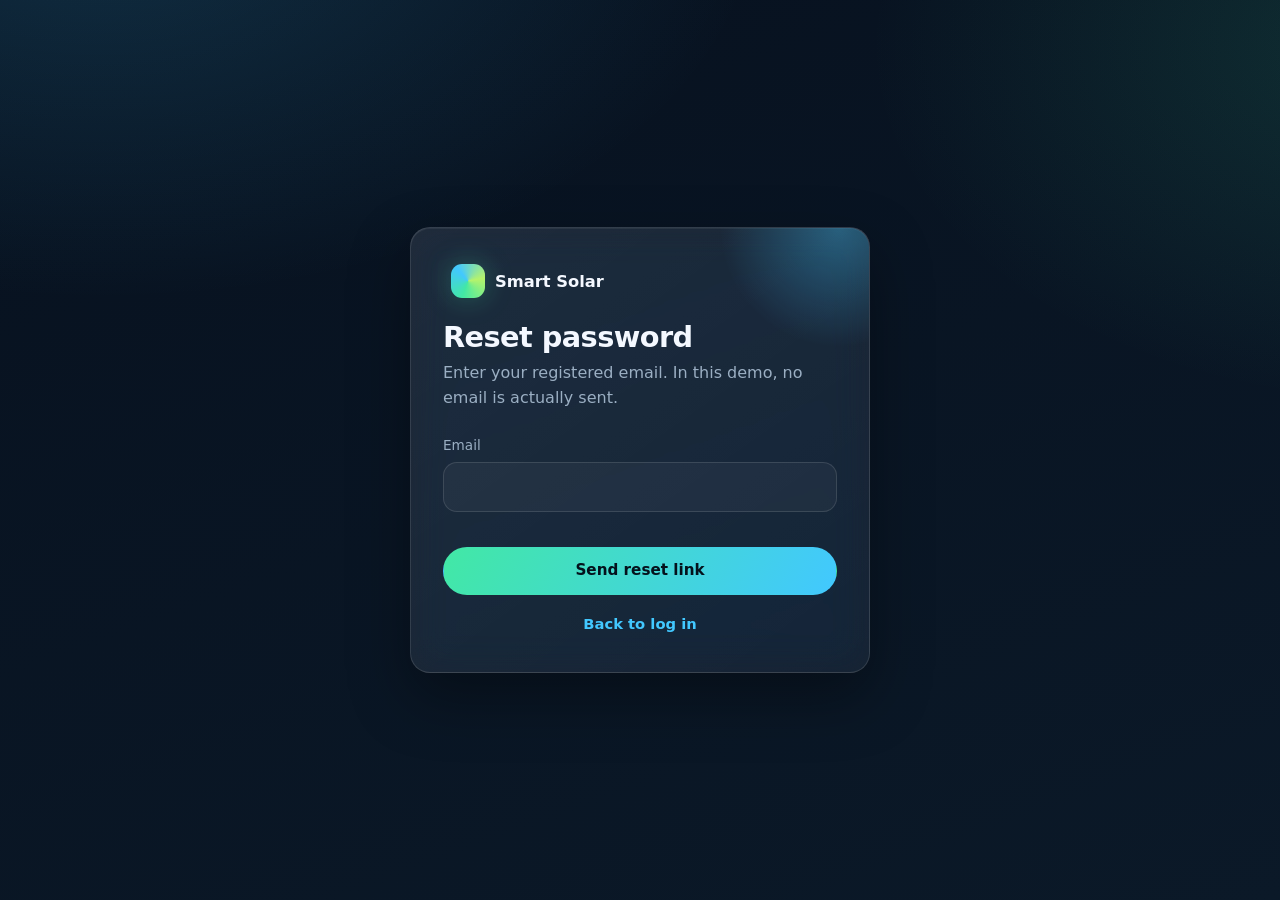
<file: public/forgot.html>
<!DOCTYPE html>
<html lang="en">
<head>
  <meta charset="UTF-8">
  <meta name="viewport" content="width=device-width, initial-scale=1.0">
  <title>Forgot password · Smart Solar Platform</title>
  <link rel="stylesheet" href="css/style.css">
</head>
<body>
  <main class="auth-wrap">
    <div class="glass auth-card">
      <a href="index.html" class="brand" style="margin-bottom:22px"><span class="brand-mark"></span>Smart Solar</a>
      <h1>Reset password</h1>
      <p class="muted">Enter your registered email. In this demo, no email is actually sent.</p>
      <form id="forgot-form" novalidate>
        <div class="form-error"></div>
        <div class="field"><label for="forgot-email">Email</label><input id="forgot-email" name="email" type="email" autocomplete="email"><div class="field-error" data-error="email"></div></div>
        <button class="btn btn-primary btn-block" type="submit">Send reset link</button>
        <p id="forgot-msg" class="success-msg"></p>
      </form>
      <p class="auth-switch"><a href="login.html" style="color:var(--accent2);font-weight:600">Back to log in</a></p>
    </div>
  </main>
  <script src="js/api.js"></script>
  <script src="js/auth.js"></script>
</body>
</html>
</file>
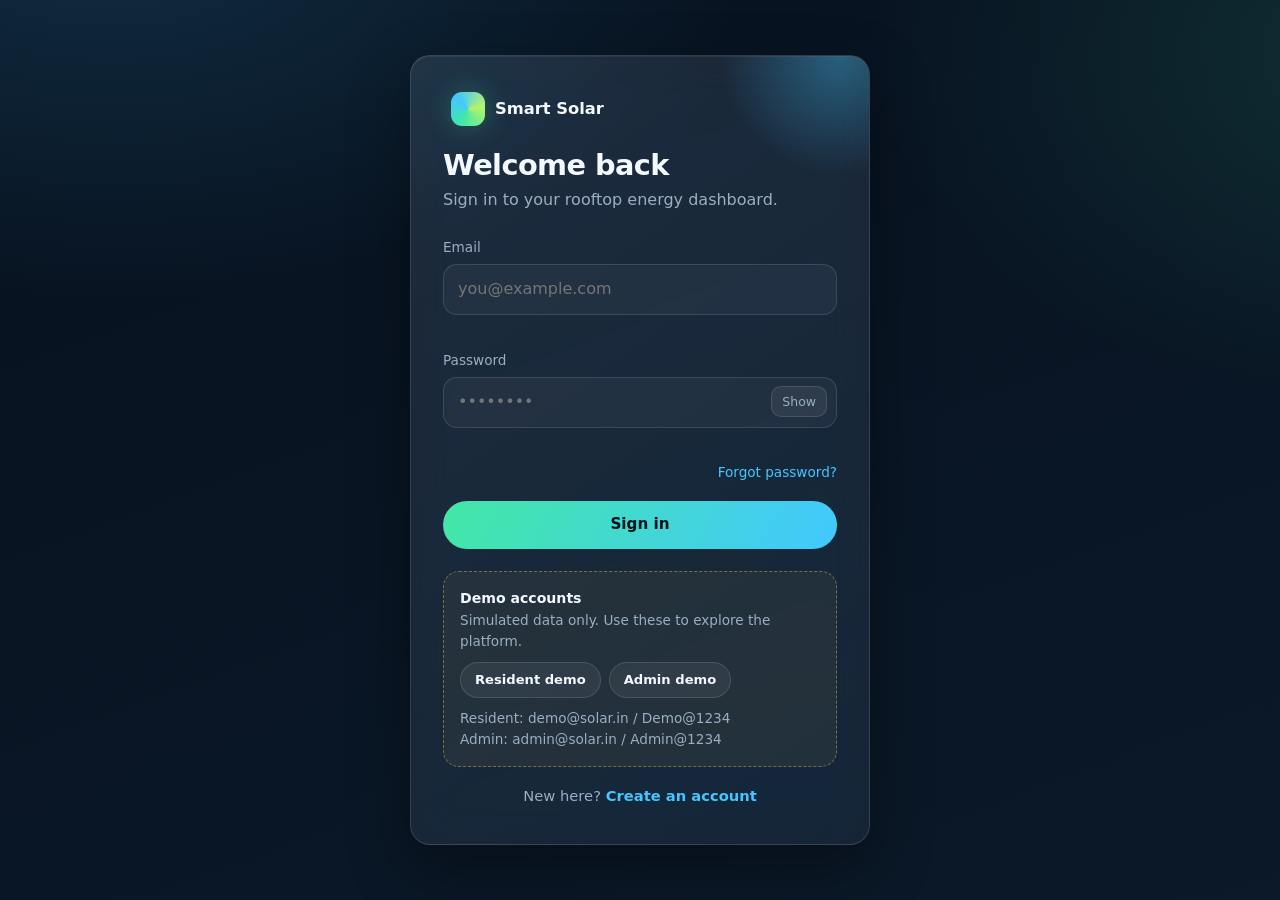
<file: public/login.html>
<!DOCTYPE html>
<html lang="en">
<head>
  <meta charset="UTF-8">
  <meta name="viewport" content="width=device-width, initial-scale=1.0">
  <title>Log in · Smart Solar Platform</title>
  <link rel="stylesheet" href="css/style.css">
</head>
<body>
  <main class="auth-wrap">
    <div class="glass auth-card">
      <a href="index.html" class="brand" style="margin-bottom:22px"><span class="brand-mark"></span>Smart Solar</a>
      <h1>Welcome back</h1>
      <p class="muted">Sign in to your rooftop energy dashboard.</p>

      <form id="login-form" novalidate>
        <div class="form-error"></div>
        <div class="field">
          <label for="login-email">Email</label>
          <input id="login-email" name="email" type="email" autocomplete="email" placeholder="you@example.com">
          <div class="field-error" data-error="email"></div>
        </div>
        <div class="field password-row">
          <label for="login-password">Password</label>
          <input id="login-password" name="password" type="password" autocomplete="current-password" placeholder="••••••••">
          <button type="button" data-toggle-password="login-password">Show</button>
          <div class="field-error" data-error="password"></div>
        </div>
        <div class="actions" style="justify-content:space-between;margin-bottom:18px">
          <span></span>
          <a class="small" href="forgot.html" style="color:var(--accent2)">Forgot password?</a>
        </div>
        <button class="btn btn-primary btn-block" type="submit">Sign in</button>
      </form>

      <div class="demo-box">
        <strong>Demo accounts</strong>
        <p class="muted small">Simulated data only. Use these to explore the platform.</p>
        <div class="actions">
          <button class="btn btn-ghost btn-sm" type="button" data-demo data-email="demo@solar.in" data-password="Demo@1234">Resident demo</button>
          <button class="btn btn-ghost btn-sm" type="button" data-demo data-email="admin@solar.in" data-password="Admin@1234">Admin demo</button>
        </div>
        <p class="muted small" style="margin-top:10px">Resident: demo@solar.in / Demo@1234<br>Admin: admin@solar.in / Admin@1234</p>
      </div>

      <p class="auth-switch">New here? <a href="register.html" style="color:var(--accent2);font-weight:600">Create an account</a></p>
    </div>
  </main>
  <script src="js/api.js"></script>
  <script src="js/auth.js"></script>
</body>
</html>
</file>
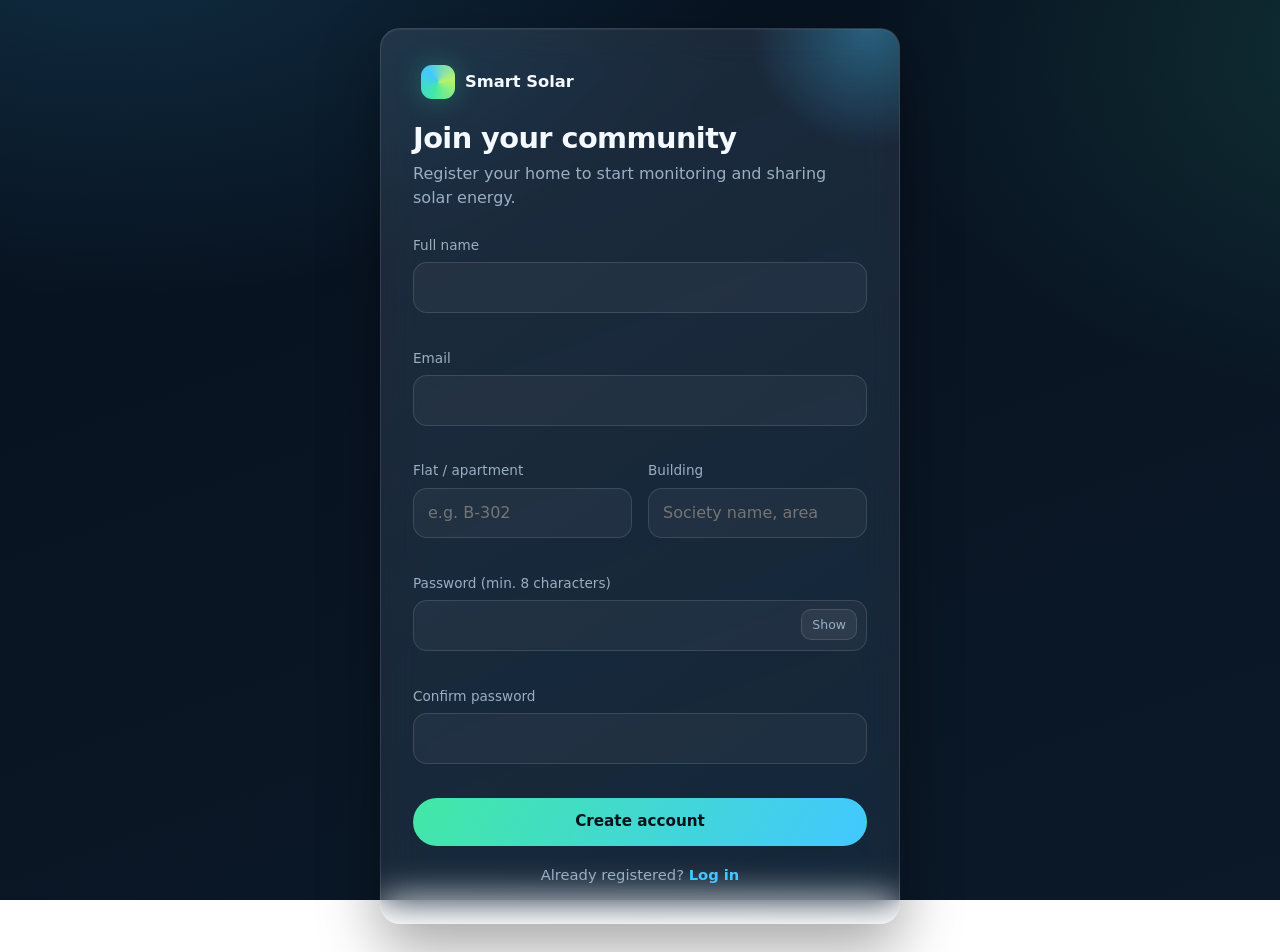
<file: public/register.html>
<!DOCTYPE html>
<html lang="en">
<head>
  <meta charset="UTF-8">
  <meta name="viewport" content="width=device-width, initial-scale=1.0">
  <title>Create account · Smart Solar Platform</title>
  <link rel="stylesheet" href="css/style.css">
</head>
<body>
  <main class="auth-wrap">
    <div class="glass auth-card" style="width:min(520px,100%)">
      <a href="index.html" class="brand" style="margin-bottom:22px"><span class="brand-mark"></span>Smart Solar</a>
      <h1>Join your community</h1>
      <p class="muted">Register your home to start monitoring and sharing solar energy.</p>

      <form id="register-form" novalidate>
        <div class="form-error"></div>
        <div class="field"><label for="reg-name">Full name</label><input id="reg-name" name="name" autocomplete="name"><div class="field-error" data-error="name"></div></div>
        <div class="field"><label for="reg-email">Email</label><input id="reg-email" name="email" type="email" autocomplete="email"><div class="field-error" data-error="email"></div></div>
        <div class="form-grid">
          <div class="field"><label for="reg-flat">Flat / apartment</label><input id="reg-flat" name="flat" placeholder="e.g. B-302"><div class="field-error" data-error="flat"></div></div>
          <div class="field"><label for="reg-building">Building</label><input id="reg-building" name="building" placeholder="Society name, area"></div>
        </div>
        <div class="field password-row"><label for="reg-password">Password (min. 8 characters)</label><input id="reg-password" name="password" type="password" autocomplete="new-password"><button type="button" data-toggle-password="reg-password">Show</button><div class="field-error" data-error="password"></div></div>
        <div class="field"><label for="reg-confirm">Confirm password</label><input id="reg-confirm" name="confirm" type="password" autocomplete="new-password"><div class="field-error" data-error="confirm"></div></div>
        <button class="btn btn-primary btn-block" type="submit">Create account</button>
      </form>

      <p class="auth-switch">Already registered? <a href="login.html" style="color:var(--accent2);font-weight:600">Log in</a></p>
    </div>
  </main>
  <script src="js/api.js"></script>
  <script src="js/auth.js"></script>
</body>
</html>
</file>
<file: public/css/style.css>
/* ==========================================================================
   Smart Solar Platform - design system
   Palette: #07111F / #0B1928 backgrounds, #42E8A5 / #42C8FF / #B6F36B accents
   ========================================================================== */

:root {
  --bg: #07111F;
  --bg2: #0B1928;
  --glass: rgba(255, 255, 255, 0.06);
  --glass-strong: rgba(255, 255, 255, 0.1);
  --glass-border: rgba(255, 255, 255, 0.12);
  --accent: #42E8A5;
  --accent2: #42C8FF;
  --accent3: #B6F36B;
  --text: #F4F8FF;
  --muted: #9BAFC3;
  --danger: #FF6B7A;
  --warn: #FFC857;
  --radius: 20px;
  --shadow: 0 24px 60px rgba(0, 0, 0, 0.35);
  --glow: 0 0 28px rgba(66, 232, 165, 0.28);
  --ease: cubic-bezier(0.22, 1, 0.36, 1);
}

/* Light theme override (chosen in Profile & Settings) */
body.theme-light {
  --bg: #EEF4FB;
  --bg2: #E2ECF7;
  --glass: rgba(255, 255, 255, 0.7);
  --glass-strong: rgba(255, 255, 255, 0.9);
  --glass-border: rgba(7, 17, 31, 0.1);
  --text: #0B1928;
  --muted: #4B6078;
}

*, *::before, *::after { box-sizing: border-box; margin: 0; padding: 0; }
html, body { min-height: 100%; }
body {
  font-family: 'Inter', system-ui, -apple-system, 'Segoe UI', Roboto, sans-serif;
  color: var(--text);
  background:
    radial-gradient(1100px 650px at 8% -10%, rgba(66, 200, 255, 0.16), transparent 60%),
    radial-gradient(900px 600px at 110% 5%, rgba(66, 232, 165, 0.13), transparent 60%),
    linear-gradient(160deg, var(--bg), var(--bg2));
  background-attachment: fixed;
  line-height: 1.55;
  overflow-x: hidden;
  -webkit-font-smoothing: antialiased;
}
a { color: inherit; text-decoration: none; }
img, canvas, svg { max-width: 100%; }
h1, h2, h3 { font-weight: 700; letter-spacing: -0.02em; line-height: 1.2; }
h2 { font-size: clamp(1.6rem, 2.6vw, 2.2rem); }
h3 { font-size: 1.1rem; }
.muted { color: var(--muted); }
.small { font-size: 0.85rem; }
.eyebrow { color: var(--accent); font-size: 0.78rem; font-weight: 600; letter-spacing: 0.14em; text-transform: uppercase; margin-bottom: 6px; }
.big { font-size: 2rem; font-weight: 700; letter-spacing: -0.02em; font-variant-numeric: tabular-nums; }
.big-sm { font-size: 1.25rem; font-weight: 600; font-variant-numeric: tabular-nums; }

/* ---------- Glass surfaces ---------- */
.glass {
  background: linear-gradient(145deg, var(--glass-strong), var(--glass));
  border: 1px solid var(--glass-border);
  backdrop-filter: blur(18px) saturate(140%);
  -webkit-backdrop-filter: blur(18px) saturate(140%);
  border-radius: var(--radius);
  box-shadow: var(--shadow), inset 0 1px 0 rgba(255, 255, 255, 0.06);
}
.panel { padding: 22px; }
.panel-head { display: flex; justify-content: space-between; align-items: baseline; gap: 12px; margin-bottom: 14px; flex-wrap: wrap; }
.stat-card { padding: 20px; transition: transform 0.4s var(--ease), box-shadow 0.4s var(--ease); transform-style: preserve-3d; will-change: transform; }
.stat-card:hover { box-shadow: var(--shadow), var(--glow); }
.label { font-size: 0.85rem; margin-bottom: 6px; }

/* ---------- Buttons ---------- */
.btn {
  display: inline-flex; align-items: center; justify-content: center; gap: 8px;
  padding: 11px 20px; border-radius: 999px; border: 1px solid transparent; cursor: pointer;
  font: inherit; font-weight: 600; font-size: 0.95rem; color: var(--text);
  transition: transform 0.25s var(--ease), box-shadow 0.3s, background 0.3s, opacity 0.3s;
}
.btn:hover { transform: translateY(-2px); box-shadow: var(--glow); }
.btn:active { transform: translateY(0) scale(0.98); }
.btn:disabled { opacity: 0.55; cursor: not-allowed; transform: none; box-shadow: none; }
.btn-primary { background: linear-gradient(120deg, var(--accent), var(--accent2)); color: #04121C; }
.btn-ghost { background: var(--glass); border-color: var(--glass-border); }
.btn-danger { background: rgba(255, 107, 122, 0.14); border-color: rgba(255, 107, 122, 0.4); color: #FFB3BB; }
.btn-sm { padding: 7px 14px; font-size: 0.82rem; }
.btn-block { width: 100%; }
.link-btn { background: none; border: none; color: var(--accent2); cursor: pointer; font: inherit; font-weight: 600; padding: 0; }

/* ---------- Forms ---------- */
.field { display: flex; flex-direction: column; gap: 6px; margin-bottom: 16px; }
.field label { font-size: 0.85rem; color: var(--muted); font-weight: 500; }
input, select, textarea {
  font: inherit; color: var(--text); background: rgba(255, 255, 255, 0.04);
  border: 1px solid var(--glass-border); border-radius: 14px; padding: 12px 14px;
  transition: border-color 0.25s, box-shadow 0.25s, background 0.25s; width: 100%;
}
input:focus, select:focus, textarea:focus { outline: none; border-color: var(--accent); box-shadow: 0 0 0 4px rgba(66, 232, 165, 0.14); background: rgba(255, 255, 255, 0.07); }
input.invalid, select.invalid, textarea.invalid { border-color: var(--danger); }
select option { background: var(--bg2); color: var(--text); }
textarea { resize: vertical; min-height: 84px; }
.field-error { color: var(--danger); font-size: 0.8rem; min-height: 1em; }
.input-with-action { position: relative; }
.input-with-action button { position: absolute; right: 8px; top: 50%; transform: translateY(-50%); padding: 6px 10px; font-size: 0.78rem; }
.form-grid { display: grid; grid-template-columns: 1fr 1fr; gap: 0 16px; }
.form-error { background: rgba(255, 107, 122, 0.12); border: 1px solid rgba(255, 107, 122, 0.35); color: #FFB3BB; padding: 10px 14px; border-radius: 12px; margin-bottom: 14px; font-size: 0.9rem; }
.form-error:empty { display: none; }

/* ---------- Badges & pills ---------- */
.badge { display: inline-flex; align-items: center; gap: 6px; padding: 4px 10px; border-radius: 999px; font-size: 0.76rem; font-weight: 600; background: var(--glass); border: 1px solid var(--glass-border); white-space: nowrap; }
.badge-high { color: #FFB3BB; border-color: rgba(255, 107, 122, 0.45); background: rgba(255, 107, 122, 0.12); }
.badge-medium { color: var(--warn); border-color: rgba(255, 200, 87, 0.45); background: rgba(255, 200, 87, 0.1); }
.badge-low { color: var(--accent3); border-color: rgba(182, 243, 107, 0.4); background: rgba(182, 243, 107, 0.09); }
.badge-ok { color: var(--accent); border-color: rgba(66, 232, 165, 0.4); background: rgba(66, 232, 165, 0.1); }
.demo-tag { font-size: 0.72rem; letter-spacing: 0.12em; font-weight: 700; color: var(--warn); border: 1px dashed rgba(255, 200, 87, 0.5); padding: 6px 12px; border-radius: 999px; }
.notice { padding: 14px 18px; margin-bottom: 20px; color: var(--muted); font-size: 0.92rem; border-left: 3px solid var(--warn); }

/* ---------- Layout grid ---------- */
.grid { display: grid; grid-template-columns: repeat(12, minmax(0, 1fr)); gap: 18px; }
.span-3 { grid-column: span 3; }
.span-4 { grid-column: span 4; }
.span-5 { grid-column: span 5; }
.span-6 { grid-column: span 6; }
.span-7 { grid-column: span 7; }
.span-8 { grid-column: span 8; }
.span-12 { grid-column: span 12; }
.chart-box { position: relative; height: 280px; }
.chart-box.small { height: 260px; }
.page-head { display: flex; justify-content: space-between; align-items: flex-end; gap: 16px; margin-bottom: 22px; flex-wrap: wrap; }
.loading { padding: 60px; text-align: center; color: var(--muted); }

/* ---------- Tables ---------- */
.table-wrap { overflow-x: auto; }
table { width: 100%; border-collapse: collapse; font-size: 0.9rem; }
th, td { text-align: left; padding: 10px 8px; border-bottom: 1px solid var(--glass-border); white-space: nowrap; }
th { color: var(--muted); font-weight: 600; font-size: 0.78rem; text-transform: uppercase; letter-spacing: 0.08em; }
td.num { font-variant-numeric: tabular-nums; }

/* ---------- Lists ---------- */
.list { display: flex; flex-direction: column; gap: 10px; }
.list-item { display: flex; justify-content: space-between; align-items: center; gap: 12px; padding: 14px 16px; border-radius: 16px; background: rgba(255, 255, 255, 0.035); border: 1px solid var(--glass-border); transition: background 0.3s, transform 0.3s var(--ease); }
.list-item:hover { background: rgba(255, 255, 255, 0.07); transform: translateX(4px); }
.list-item.unread { border-color: rgba(66, 232, 165, 0.35); }
.item-title { font-weight: 600; }
.item-meta { color: var(--muted); font-size: 0.85rem; }
.actions { display: flex; gap: 8px; flex-wrap: wrap; }
.empty { color: var(--muted); padding: 18px; text-align: center; font-size: 0.92rem; }
.segmented { display: inline-flex; background: var(--glass); border: 1px solid var(--glass-border); border-radius: 999px; padding: 4px; }
.segmented button { background: none; border: none; color: var(--muted); font: inherit; font-weight: 600; font-size: 0.85rem; padding: 8px 16px; border-radius: 999px; cursor: pointer; transition: all 0.3s var(--ease); }
.segmented button.active { background: linear-gradient(120deg, var(--accent), var(--accent2)); color: #04121C; }

/* ---------- Progress ring ---------- */
.ring-wrap { display: flex; align-items: center; gap: 16px; }
.ring {
  --p: 0;
  position: relative; width: 96px; height: 96px; flex: none; border-radius: 50%;
  display: grid; place-items: center; font-weight: 700; font-variant-numeric: tabular-nums;
  background: conic-gradient(var(--accent) calc(var(--p) * 1%), rgba(255, 255, 255, 0.08) 0);
  transition: --p 1s; filter: drop-shadow(0 0 10px rgba(66, 232, 165, 0.25));
}
.ring::before { content: ''; position: absolute; inset: 9px; border-radius: 50%; background: var(--bg2); }
.ring span { position: relative; font-size: 1rem; }
.ring.ring-lg { width: 140px; height: 140px; }
.ring.ring-lg::before { inset: 13px; }
.ring.ring-lg span { font-size: 1.5rem; }

/* ---------- Energy flow diagram ---------- */
.flow { display: flex; align-items: center; justify-content: space-between; gap: 8px; flex-wrap: wrap; padding: 10px 0; }
.flow-node { display: flex; flex-direction: column; align-items: center; gap: 4px; text-align: center; min-width: 110px; padding: 16px 12px; border-radius: 18px; background: rgba(255, 255, 255, 0.04); border: 1px solid var(--glass-border); }
.flow-icon { font-size: 1.6rem; }
.flow-node small { color: var(--muted); font-variant-numeric: tabular-nums; }
.flow-link { position: relative; flex: 1; min-width: 40px; height: 4px; background: rgba(255, 255, 255, 0.08); border-radius: 4px; overflow: hidden; }
.flow-dot { position: absolute; top: 0; left: -20%; width: 20%; height: 100%; border-radius: 4px; background: linear-gradient(90deg, transparent, var(--accent), var(--accent2)); opacity: 0; }
.flow-link.active { background: rgba(66, 232, 165, 0.25); }
.flow-link.active .flow-dot { opacity: 1; animation: flowMove 1.6s linear infinite; }
@keyframes flowMove { from { left: -20%; } to { left: 100%; } }

/* ---------- Sidebar + shell ---------- */
.app-shell { display: grid; grid-template-columns: 250px minmax(0, 1fr); min-height: 100vh; }
.sidebar { position: sticky; top: 12px; height: calc(100vh - 24px); margin: 12px; padding: 22px 16px; display: flex; flex-direction: column; gap: 22px; z-index: 20; }
.brand { display: flex; align-items: center; gap: 10px; font-weight: 700; font-size: 1.02rem; padding: 0 8px; }
.brand-mark { width: 34px; height: 34px; border-radius: 11px; background: conic-gradient(from 200deg, var(--accent), var(--accent2), var(--accent3), var(--accent)); box-shadow: var(--glow); }
.nav { display: flex; flex-direction: column; gap: 4px; flex: 1; }
.nav-item { display: flex; align-items: center; gap: 12px; padding: 11px 14px; border-radius: 14px; color: var(--muted); font-weight: 500; transition: background 0.3s, color 0.3s, transform 0.3s var(--ease); }
.nav-item:hover { background: var(--glass); color: var(--text); transform: translateX(4px); }
.nav-item.active { background: linear-gradient(120deg, rgba(66, 232, 165, 0.2), rgba(66, 200, 255, 0.12)); color: var(--text); box-shadow: inset 0 0 0 1px rgba(66, 232, 165, 0.3); }
.nav-dot { width: 7px; height: 7px; border-radius: 50%; background: var(--muted); flex: none; }
.nav-item.active .nav-dot { background: var(--accent); box-shadow: 0 0 10px var(--accent); }
.user-chip { display: flex; align-items: center; gap: 10px; padding: 10px; border-radius: 16px; background: var(--glass); border: 1px solid var(--glass-border); }
.avatar { width: 38px; height: 38px; border-radius: 50%; display: grid; place-items: center; font-weight: 700; color: #04121C; background: linear-gradient(135deg, var(--accent), var(--accent2)); flex: none; }
.user-chip .meta { min-width: 0; }
.user-chip .meta strong, .user-chip .meta span { display: block; white-space: nowrap; overflow: hidden; text-overflow: ellipsis; }
.user-chip .meta span { font-size: 0.78rem; color: var(--muted); }
.main-col { min-width: 0; display: flex; flex-direction: column; }
.topbar { display: flex; justify-content: space-between; align-items: center; gap: 12px; padding: 14px 22px; margin: 12px 12px 0; position: sticky; top: 12px; z-index: 15; }
.topbar h1 { font-size: 1.15rem; }
.topbar .right { display: flex; align-items: center; gap: 12px; }
.bell { position: relative; }
.bell-count { position: absolute; top: -4px; right: -4px; min-width: 20px; height: 20px; padding: 0 5px; border-radius: 999px; background: var(--danger); color: #fff; font-size: 0.72rem; font-weight: 700; display: grid; place-items: center; }
.bell-count:empty, .bell-count[data-zero="true"] { display: none; }
.content { padding: 24px 22px 60px; min-width: 0; }
.welcome { padding: 28px; display: flex; justify-content: space-between; align-items: center; gap: 16px; flex-wrap: wrap; margin-bottom: 18px; position: relative; overflow: hidden; }
.welcome::after { content: ''; position: absolute; right: -80px; top: -80px; width: 260px; height: 260px; border-radius: 50%; background: radial-gradient(circle, rgba(255, 220, 110, 0.28), transparent 65%); pointer-events: none; }
.weather-icon { font-size: 2.2rem; }
.quick-grid { display: grid; gap: 10px; }

/* ---------- Toasts ---------- */
.toast { position: fixed; bottom: 26px; left: 50%; transform: translate(-50%, 30px); opacity: 0; z-index: 100; padding: 12px 20px; border-radius: 14px; background: var(--bg2); border: 1px solid var(--glass-border); box-shadow: var(--shadow); transition: all 0.45s var(--ease); max-width: calc(100vw - 32px); font-weight: 500; }
.toast.show { opacity: 1; transform: translate(-50%, 0); }
.toast-ok { border-color: rgba(66, 232, 165, 0.5); }
.toast-error { border-color: rgba(255, 107, 122, 0.6); color: #FFB3BB; }

/* ---------- Page transitions & reveal ---------- */
.page-enter > * { animation: rise 0.6s var(--ease) both; }
.page-enter > *:nth-child(2) { animation-delay: 0.05s; }
.page-enter > *:nth-child(3) { animation-delay: 0.1s; }
@keyframes rise { from { opacity: 0; transform: translateY(18px); } to { opacity: 1; transform: none; } }
.reveal { opacity: 0; transform: translateY(28px); transition: opacity 0.9s var(--ease), transform 0.9s var(--ease); }
.reveal.visible { opacity: 1; transform: none; }

/* ==========================================================================
   Landing page
   ========================================================================== */
.nav-glass { position: fixed; top: 14px; left: 50%; transform: translateX(-50%); width: min(1180px, calc(100% - 28px)); padding: 12px 20px; display: flex; justify-content: space-between; align-items: center; gap: 16px; z-index: 50; }
.nav-links { display: flex; gap: 22px; color: var(--muted); font-weight: 500; font-size: 0.94rem; }
.nav-links a:hover { color: var(--text); }
.nav-actions { display: flex; gap: 10px; align-items: center; }
.hero { min-height: 100vh; display: grid; grid-template-columns: 1.05fr 0.95fr; align-items: center; gap: 40px; padding: 130px clamp(20px, 6vw, 80px) 80px; position: relative; }
.hero h1 { font-size: clamp(2.4rem, 5.4vw, 4.4rem); margin-bottom: 20px; }
.hero h1 .grad { background: linear-gradient(120deg, var(--accent), var(--accent2) 55%, var(--accent3)); -webkit-background-clip: text; background-clip: text; color: transparent; }
.hero p.lead { font-size: 1.15rem; color: var(--muted); max-width: 540px; margin-bottom: 30px; }
.hero-actions { display: flex; gap: 14px; flex-wrap: wrap; }
.hero-canvas { width: 100%; height: min(540px, 62vh); display: block; }
.section { padding: 90px clamp(20px, 6vw, 80px); max-width: 1280px; margin: 0 auto; }
.section-head { text-align: center; max-width: 680px; margin: 0 auto 50px; }
.section-head p { color: var(--muted); margin-top: 12px; }
.feature-grid { display: grid; grid-template-columns: repeat(3, 1fr); gap: 20px; }
.feature-card { padding: 28px; transition: transform 0.5s var(--ease), box-shadow 0.5s; }
.feature-card:hover { transform: translateY(-6px); box-shadow: var(--shadow), var(--glow); }
.feature-card .ico { width: 48px; height: 48px; border-radius: 15px; display: grid; place-items: center; font-size: 1.3rem; background: linear-gradient(135deg, rgba(66, 232, 165, 0.25), rgba(66, 200, 255, 0.2)); margin-bottom: 16px; }
.feature-card p { color: var(--muted); margin-top: 8px; font-size: 0.95rem; }
.steps { display: grid; grid-template-columns: repeat(4, 1fr); gap: 18px; counter-reset: step; }
.step { padding: 26px; position: relative; }
.step::before { counter-increment: step; content: '0' counter(step); font-size: 2.2rem; font-weight: 800; background: linear-gradient(120deg, var(--accent), var(--accent2)); -webkit-background-clip: text; background-clip: text; color: transparent; display: block; margin-bottom: 10px; }
.step p { color: var(--muted); font-size: 0.93rem; }
.stats-band { display: grid; grid-template-columns: repeat(4, 1fr); gap: 18px; }
.stats-band .panel { text-align: center; }
.stats-band .num { font-size: 2.6rem; font-weight: 800; font-variant-numeric: tabular-nums; background: linear-gradient(120deg, var(--accent), var(--accent3)); -webkit-background-clip: text; background-clip: text; color: transparent; }
.preview { padding: 22px; display: grid; grid-template-columns: 1.2fr 1fr; gap: 20px; }
.bars { display: flex; align-items: flex-end; gap: 10px; height: 180px; }
.bars span { flex: 1; border-radius: 10px 10px 4px 4px; background: linear-gradient(180deg, var(--accent2), rgba(66, 232, 165, 0.35)); height: var(--h); transition: height 1.2s var(--ease); }
.cta { text-align: center; padding: 70px 30px; }
.cta p { color: var(--muted); margin: 14px auto 28px; max-width: 560px; }
.site-footer { border-top: 1px solid var(--glass-border); padding: 36px clamp(20px, 6vw, 80px); display: flex; justify-content: space-between; gap: 20px; flex-wrap: wrap; color: var(--muted); font-size: 0.9rem; }

/* ==========================================================================
   Auth pages
   ========================================================================== */
.auth-wrap { min-height: 100vh; display: grid; place-items: center; padding: 28px 16px; }
.auth-card { width: min(460px, 100%); padding: 36px 32px; position: relative; overflow: hidden; }
.auth-card::before { content: ''; position: absolute; width: 240px; height: 240px; border-radius: 50%; top: -120px; right: -90px; background: radial-gradient(circle, rgba(66, 200, 255, 0.35), transparent 70%); pointer-events: none; }
.auth-card h1 { font-size: 1.8rem; margin-bottom: 6px; }
.auth-card > p.muted { margin-bottom: 24px; }
.auth-switch { text-align: center; margin-top: 18px; color: var(--muted); font-size: 0.92rem; }
.demo-box { margin-top: 22px; padding: 16px; border-radius: 16px; background: rgba(255, 200, 87, 0.06); border: 1px dashed rgba(255, 200, 87, 0.4); font-size: 0.88rem; }
.demo-box .actions { margin-top: 10px; }
.password-row { position: relative; }
.password-row button { position: absolute; right: 10px; top: 36px; background: var(--glass); border: 1px solid var(--glass-border); color: var(--muted); border-radius: 10px; padding: 5px 10px; cursor: pointer; font: inherit; font-size: 0.78rem; }
.success-msg { color: var(--accent); margin-top: 12px; font-size: 0.92rem; }

/* ==========================================================================
   Responsive
   ========================================================================== */
@media (max-width: 1180px) {
  .span-3 { grid-column: span 6; }
  .span-4 { grid-column: span 6; }
  .span-8, .span-7, .span-5 { grid-column: span 12; }
  .span-6 { grid-column: span 6; }
  .steps { grid-template-columns: repeat(2, 1fr); }
  .stats-band { grid-template-columns: repeat(2, 1fr); }
  .feature-grid { grid-template-columns: repeat(2, 1fr); }
}
@media (max-width: 960px) {
  .hero { grid-template-columns: 1fr; padding-top: 120px; min-height: auto; }
  .hero-canvas { height: 380px; }
  .nav-links { display: none; }
  .preview { grid-template-columns: 1fr; }
}
@media (max-width: 860px) {
  .app-shell { grid-template-columns: 1fr; }
  .sidebar {
    position: fixed; left: 10px; right: 10px; bottom: 10px; top: auto; height: auto; margin: 0;
    flex-direction: row; padding: 8px; justify-content: space-around; gap: 4px;
  }
  .sidebar .brand, .sidebar .user-chip { display: none; }
  .nav { flex-direction: row; gap: 2px; flex: 1; justify-content: space-around; }
  .nav-item { flex-direction: column; gap: 4px; padding: 8px 6px; font-size: 0.7rem; text-align: center; }
  .nav-item:hover { transform: none; }
  .nav-dot { display: none; }
  .content { padding: 18px 14px 110px; }
  .topbar { margin: 10px 10px 0; top: 10px; }
  .topbar .right .demo-tag { display: none; }
}
@media (max-width: 600px) {
  .span-3, .span-4, .span-5, .span-6, .span-7, .span-8 { grid-column: span 12; }
  .feature-grid, .steps, .stats-band { grid-template-columns: 1fr; }
  .form-grid { grid-template-columns: 1fr; }
  .big { font-size: 1.7rem; }
  .nav-glass { top: 8px; }
  .nav-actions .btn-ghost { display: none; }
  .flow-node { min-width: 90px; }
}

/* ==========================================================================
   Accessibility: respect reduced motion
   ========================================================================== */
@media (prefers-reduced-motion: reduce) {
  *, *::before, *::after { animation-duration: 0.001ms !important; animation-iteration-count: 1 !important; transition-duration: 0.001ms !important; scroll-behavior: auto !important; }
  .reveal { opacity: 1; transform: none; }
}
</file>
